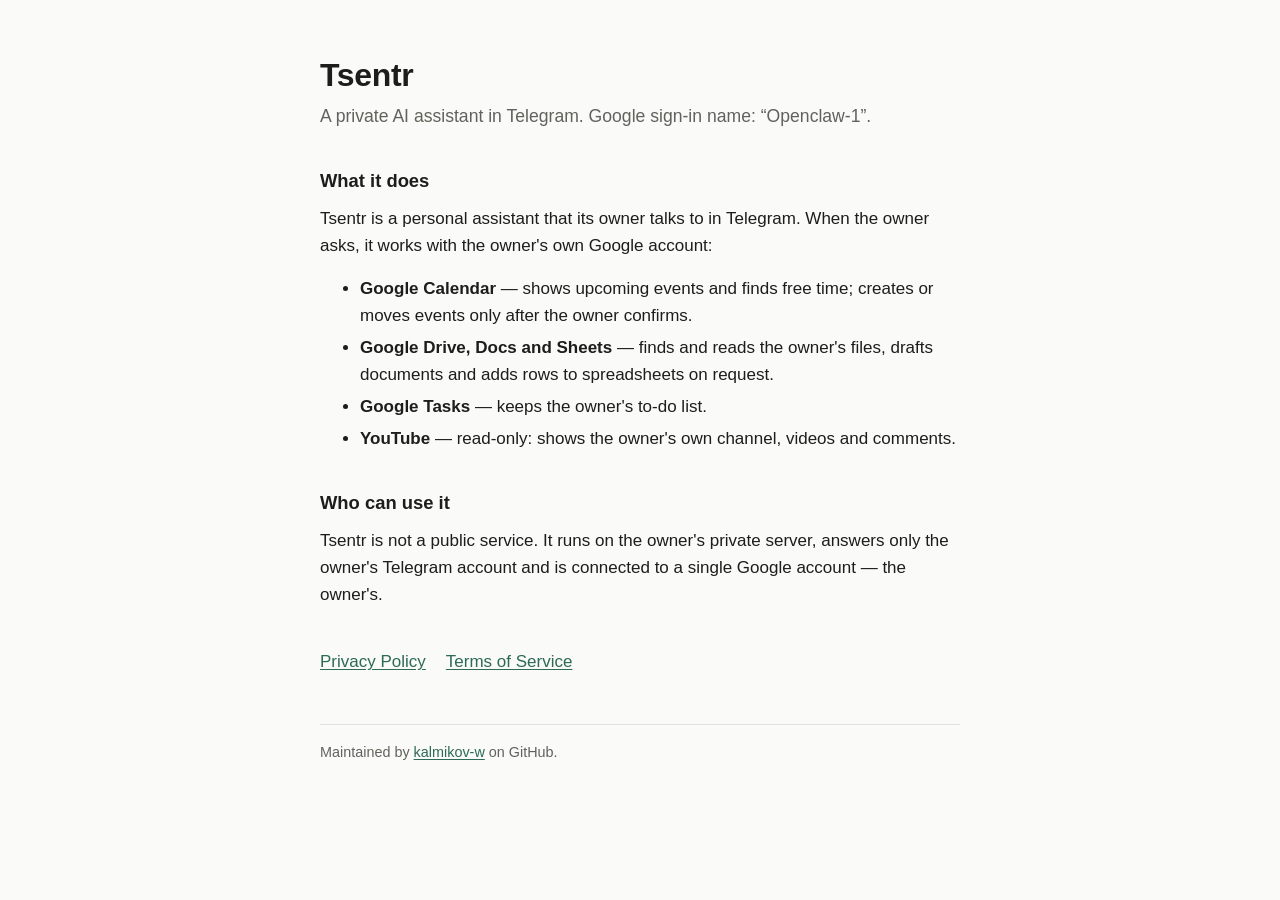
<file: index.html>
<!doctype html>
<html lang="en">
<head>
<meta charset="utf-8">
<meta name="viewport" content="width=device-width, initial-scale=1">
<title>Tsentr — personal AI assistant</title>
<meta name="description" content="Tsentr is a private AI assistant in Telegram that helps its owner with the calendar, documents and tasks in their own Google account.">
<link rel="stylesheet" href="style.css">
</head>
<body>
<main>
<h1>Tsentr</h1>
<p class="lead">A private AI assistant in Telegram. Google sign-in name: “Openclaw-1”.</p>

<h2>What it does</h2>
<p>Tsentr is a personal assistant that its owner talks to in Telegram. When the owner asks, it works with the owner's own Google account:</p>
<ul>
<li><strong>Google Calendar</strong> — shows upcoming events and finds free time; creates or moves events only after the owner confirms.</li>
<li><strong>Google Drive, Docs and Sheets</strong> — finds and reads the owner's files, drafts documents and adds rows to spreadsheets on request.</li>
<li><strong>Google Tasks</strong> — keeps the owner's to-do list.</li>
<li><strong>YouTube</strong> — read-only: shows the owner's own channel, videos and comments.</li>
</ul>

<h2>Who can use it</h2>
<p>Tsentr is not a public service. It runs on the owner's private server, answers only the owner's Telegram account and is connected to a single Google account — the owner's.</p>

<nav><a href="privacy.html">Privacy Policy</a><a href="terms.html">Terms of Service</a></nav>
<footer>Maintained by <a href="https://github.com/kalmikov-w">kalmikov-w</a> on GitHub.</footer>
</main>
</body>
</html>
</file>
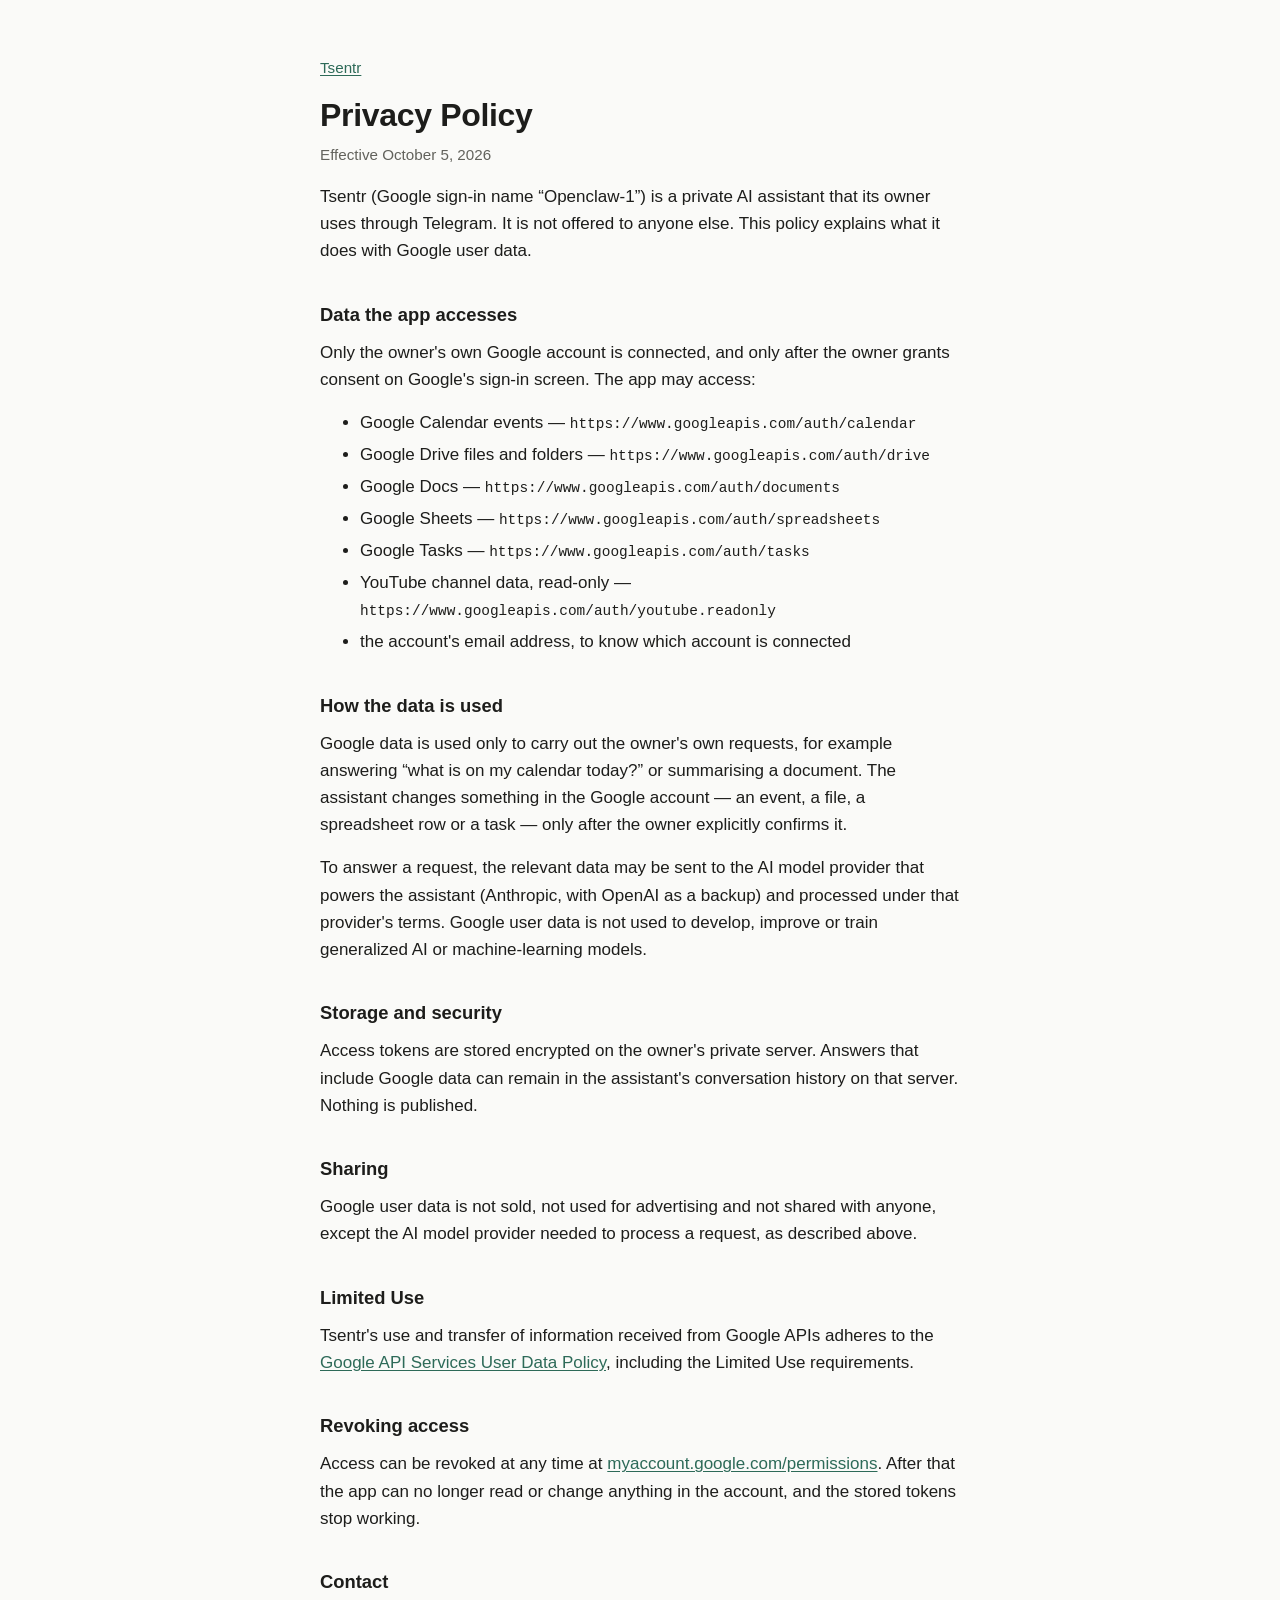
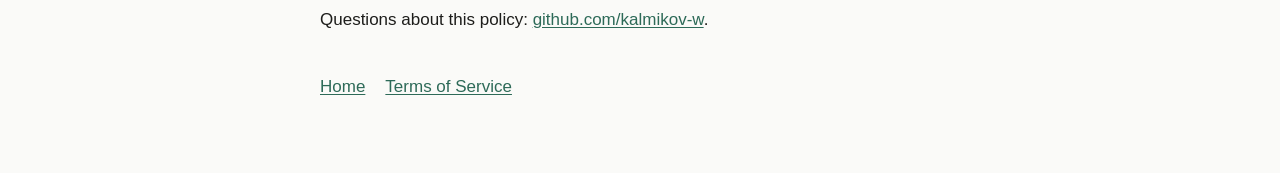
<file: privacy.html>
<!doctype html>
<html lang="en">
<head>
<meta charset="utf-8">
<meta name="viewport" content="width=device-width, initial-scale=1">
<title>Privacy Policy — Tsentr</title>
<link rel="stylesheet" href="style.css">
</head>
<body>
<main>
<p class="meta"><a href="./">Tsentr</a></p>
<h1>Privacy Policy</h1>
<p class="meta">Effective October 5, 2026</p>

<p>Tsentr (Google sign-in name “Openclaw-1”) is a private AI assistant that its owner uses through Telegram. It is not offered to anyone else. This policy explains what it does with Google user data.</p>

<h2>Data the app accesses</h2>
<p>Only the owner's own Google account is connected, and only after the owner grants consent on Google's sign-in screen. The app may access:</p>
<ul>
<li>Google Calendar events — <code>https://www.googleapis.com/auth/calendar</code></li>
<li>Google Drive files and folders — <code>https://www.googleapis.com/auth/drive</code></li>
<li>Google Docs — <code>https://www.googleapis.com/auth/documents</code></li>
<li>Google Sheets — <code>https://www.googleapis.com/auth/spreadsheets</code></li>
<li>Google Tasks — <code>https://www.googleapis.com/auth/tasks</code></li>
<li>YouTube channel data, read-only — <code>https://www.googleapis.com/auth/youtube.readonly</code></li>
<li>the account's email address, to know which account is connected</li>
</ul>

<h2>How the data is used</h2>
<p>Google data is used only to carry out the owner's own requests, for example answering “what is on my calendar today?” or summarising a document. The assistant changes something in the Google account — an event, a file, a spreadsheet row or a task — only after the owner explicitly confirms it.</p>
<p>To answer a request, the relevant data may be sent to the AI model provider that powers the assistant (Anthropic, with OpenAI as a backup) and processed under that provider's terms. Google user data is not used to develop, improve or train generalized AI or machine-learning models.</p>

<h2>Storage and security</h2>
<p>Access tokens are stored encrypted on the owner's private server. Answers that include Google data can remain in the assistant's conversation history on that server. Nothing is published.</p>

<h2>Sharing</h2>
<p>Google user data is not sold, not used for advertising and not shared with anyone, except the AI model provider needed to process a request, as described above.</p>

<h2>Limited Use</h2>
<p>Tsentr's use and transfer of information received from Google APIs adheres to the <a href="https://developers.google.com/terms/api-services-user-data-policy">Google API Services User Data Policy</a>, including the Limited Use requirements.</p>

<h2>Revoking access</h2>
<p>Access can be revoked at any time at <a href="https://myaccount.google.com/permissions">myaccount.google.com/permissions</a>. After that the app can no longer read or change anything in the account, and the stored tokens stop working.</p>

<h2>Contact</h2>
<p>Questions about this policy: <a href="https://github.com/kalmikov-w">github.com/kalmikov-w</a>.</p>

<nav><a href="./">Home</a><a href="terms.html">Terms of Service</a></nav>
</main>
</body>
</html>
</file>
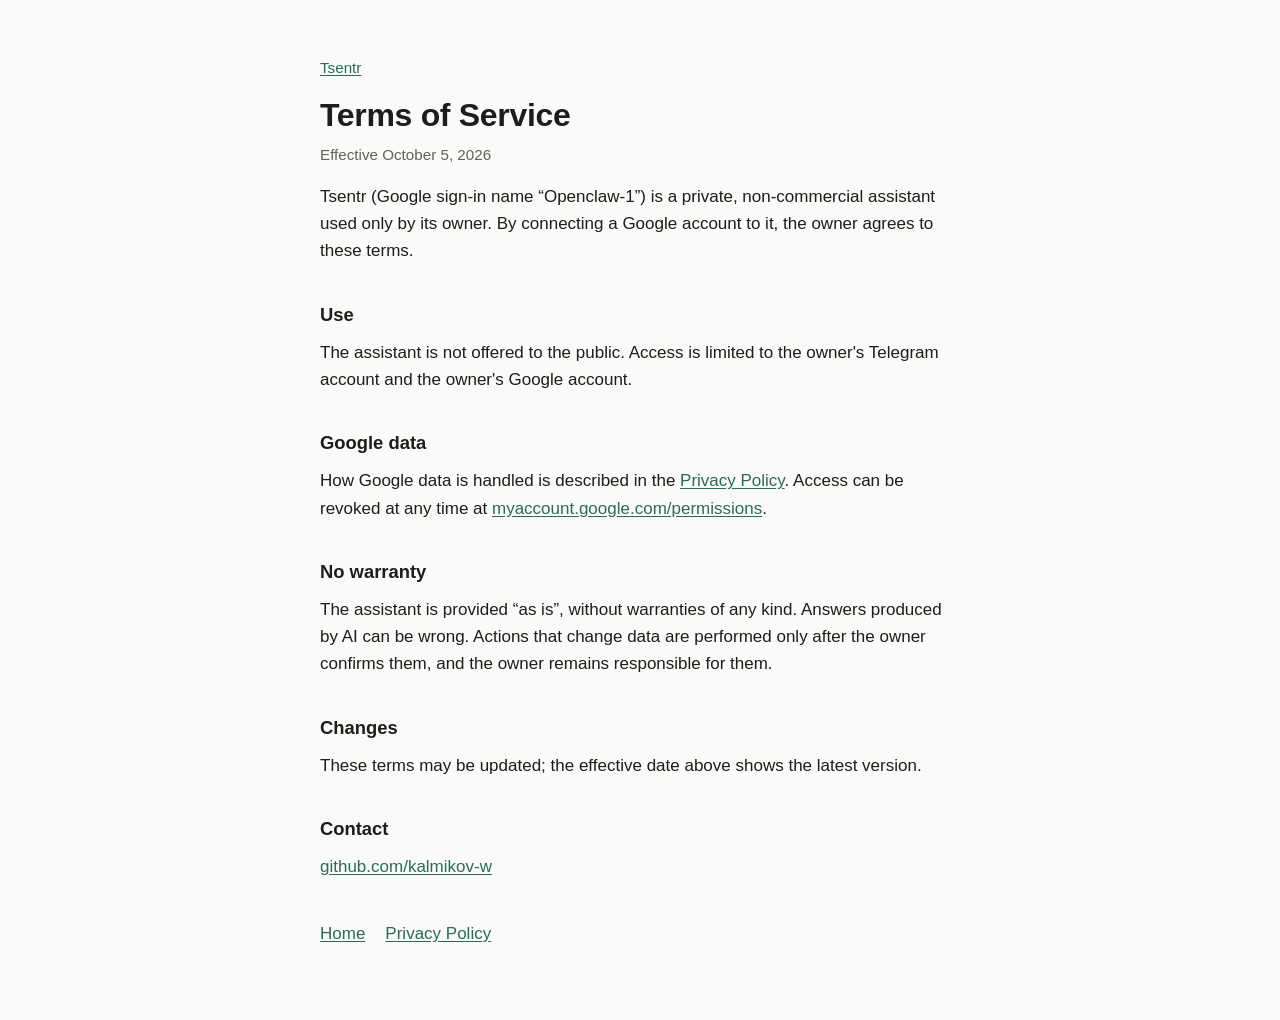
<file: terms.html>
<!doctype html>
<html lang="en">
<head>
<meta charset="utf-8">
<meta name="viewport" content="width=device-width, initial-scale=1">
<title>Terms of Service — Tsentr</title>
<link rel="stylesheet" href="style.css">
</head>
<body>
<main>
<p class="meta"><a href="./">Tsentr</a></p>
<h1>Terms of Service</h1>
<p class="meta">Effective October 5, 2026</p>

<p>Tsentr (Google sign-in name “Openclaw-1”) is a private, non-commercial assistant used only by its owner. By connecting a Google account to it, the owner agrees to these terms.</p>

<h2>Use</h2>
<p>The assistant is not offered to the public. Access is limited to the owner's Telegram account and the owner's Google account.</p>

<h2>Google data</h2>
<p>How Google data is handled is described in the <a href="privacy.html">Privacy Policy</a>. Access can be revoked at any time at <a href="https://myaccount.google.com/permissions">myaccount.google.com/permissions</a>.</p>

<h2>No warranty</h2>
<p>The assistant is provided “as is”, without warranties of any kind. Answers produced by AI can be wrong. Actions that change data are performed only after the owner confirms them, and the owner remains responsible for them.</p>

<h2>Changes</h2>
<p>These terms may be updated; the effective date above shows the latest version.</p>

<h2>Contact</h2>
<p><a href="https://github.com/kalmikov-w">github.com/kalmikov-w</a></p>

<nav><a href="./">Home</a><a href="privacy.html">Privacy Policy</a></nav>
</main>
</body>
</html>
</file>
<file: style.css>
:root {
  color-scheme: light dark;
  --bg: #fafaf8;
  --fg: #1d1d1b;
  --muted: #62625c;
  --line: #e2e2dc;
  --accent: #2d6a58;
}

@media (prefers-color-scheme: dark) {
  :root {
    --bg: #151514;
    --fg: #ecece7;
    --muted: #a2a29b;
    --line: #2d2d2a;
    --accent: #86c7b3;
  }
}

* { box-sizing: border-box; }

body {
  margin: 0;
  background: var(--bg);
  color: var(--fg);
  font: 17px/1.6 -apple-system, BlinkMacSystemFont, "Segoe UI", Roboto, Helvetica, Arial, sans-serif;
}

main { max-width: 680px; margin: 0 auto; padding: 56px 20px 72px; }

h1 { font-size: 2rem; line-height: 1.2; margin: 0 0 .5rem; letter-spacing: -.01em; }
h2 { font-size: 1.15rem; margin: 2.2rem 0 .6rem; }
p, ul { margin: 0 0 1rem; }
li { margin: .3rem 0; }

.lead { font-size: 1.1rem; color: var(--muted); }
.meta { color: var(--muted); font-size: .95rem; }

a { color: var(--accent); text-underline-offset: 2px; }
code { font: .85em ui-monospace, SFMono-Regular, Menlo, monospace; overflow-wrap: anywhere; }

nav { margin-top: 2.5rem; display: flex; gap: 1.25rem; flex-wrap: wrap; }

footer {
  margin-top: 3rem;
  padding-top: 1rem;
  border-top: 1px solid var(--line);
  font-size: .9rem;
  color: var(--muted);
}
</file>
